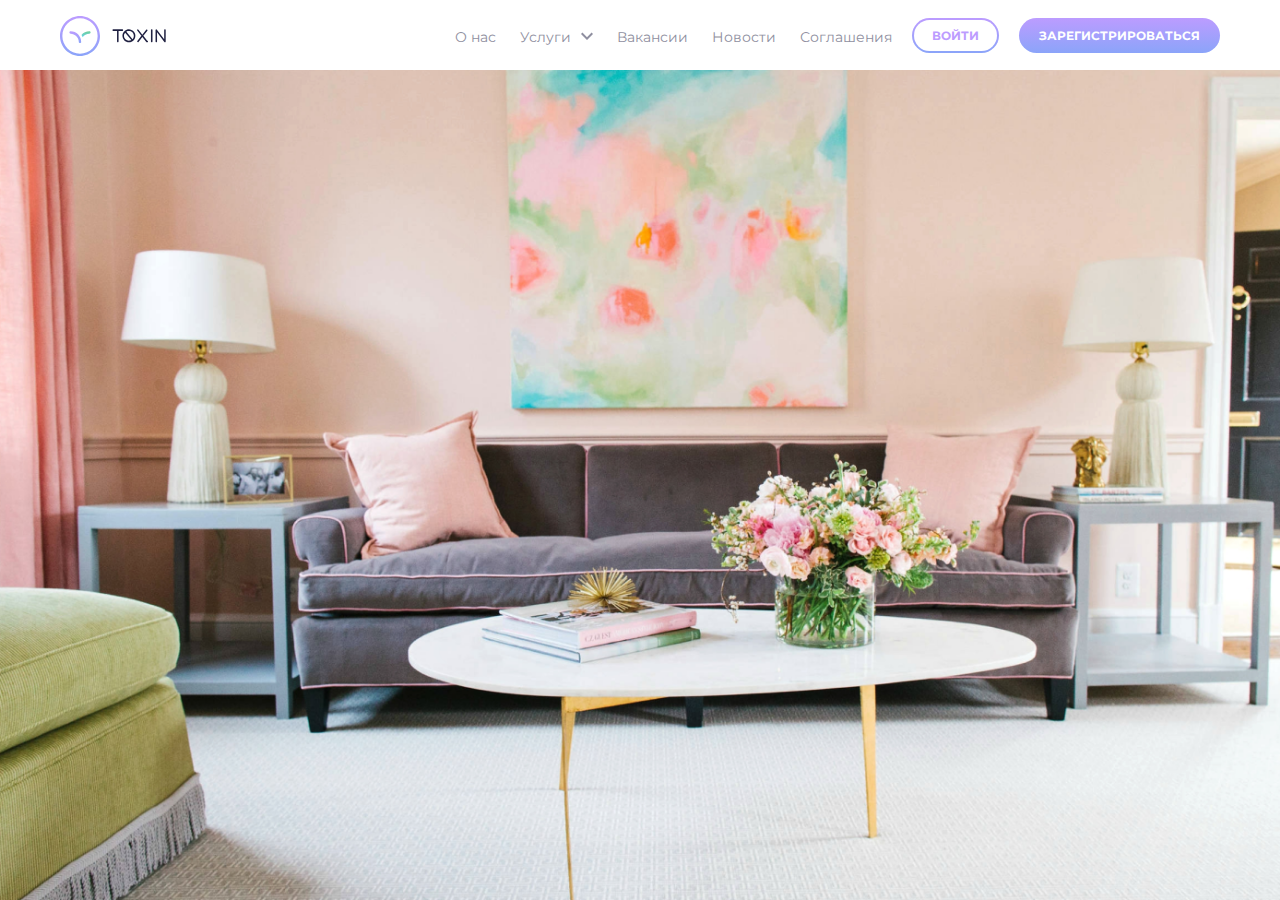
<file: index.html>
<!DOCTYPE html>
<html lang="ru">
<head>
    <meta charset="UTF-8">
    <link rel="shortcut icon" type="image/png" href="favicon.png"/>
    <meta name="viewport" content="width=device-width, initial-scale=1.0">
    <meta property="og:title" content="JivoChat Testing" />
    <meta property="og:type" content="website test" />
    <meta property="og:url" content="//staylazyyweb.github.io/GOGO/" />
    <meta property="og:image" content="//staylazyyweb.github.io/GOGO/resources/img/bg.png" />
    <title>JivoChat Testing</title>
    <script src="https://www.googleoptimize.com/optimize.js?id=OPT-TML8QZS"></script>
    <link rel="stylesheet" href="css/style.css">
    <link href="https://fonts.googleapis.com/icon?family=Material+Icons"
      rel="stylesheet">
    
    <script src="//code.jivo.ru/widget/3DOSOzwlzU" async></script>
    <meta name="yandex-verification" content="06f15712aa04ae9c" />
    <!-- Yandex.Metrika counter -->
<script type="text/javascript" >
   (function(m,e,t,r,i,k,a){m[i]=m[i]||function(){(m[i].a=m[i].a||[]).push(arguments)};
   m[i].l=1*new Date();k=e.createElement(t),a=e.getElementsByTagName(t)[0],k.async=1,k.src=r,a.parentNode.insertBefore(k,a)})
   (window, document, "script", "https://mc.yandex.ru/metrika/tag.js", "ym");

   ym(65485990, "init", {
        clickmap:true,
        trackLinks:true,
        accurateTrackBounce:true,
        webvisor:true
   });
</script>
<noscript><div><img src="https://mc.yandex.ru/watch/65485990" style="position:absolute; left:-9999px;" alt="" /></div></noscript>
<!-- /Yandex.Metrika counter -->
    <!-- Global site tag (gtag.js) - Google Analytics -->
<script async src="https://www.googletagmanager.com/gtag/js?id=UA-163458974-2"></script>
<script>
  window.dataLayer = window.dataLayer || [];
  function gtag(){dataLayer.push(arguments);}
  gtag('js', new Date());

  gtag('config', 'UA-163458974-2');
</script>
    <!-- Google Tag Manager -->
<script>(function(w,d,s,l,i){w[l]=w[l]||[];w[l].push({'gtm.start':
new Date().getTime(),event:'gtm.js'});var f=d.getElementsByTagName(s)[0],
j=d.createElement(s),dl=l!='dataLayer'?'&l='+l:'';j.async=true;j.src=
'https://www.googletagmanager.com/gtm.js?id='+i+dl;f.parentNode.insertBefore(j,f);
})(window,document,'script','dataLayer','GTM-P4KWBW7');</script>
<!-- End Google Tag Manager -->
</head>
<body>
    <!-- Google Tag Manager (noscript) -->
<noscript><iframe src="https://www.googletagmanager.com/ns.html?id=GTM-P4KWBW7"
height="0" width="0" style="display:none;visibility:hidden"></iframe></noscript>
<!-- End Google Tag Manager (noscript) -->
    <header>
        <div class="nav">
            <div class="logo">
                <img src="resources/img/logo.svg" />
            </div>     
            <ul>
                <li><a href="">О нас</a></li>
                <li><a href="">Услуги <svg xmlns="http://www.w3.org/2000/svg" height="18" width="18"><path d="M7.41 8.59L12 13.17l4.59-4.58L18 10l-6 6-6-6 1.41-1.41z" fill="#8f8fa0"/></svg></a></li>
                <li><a href="">Вакансии</a></li>
                <li><a href="">Новости</a></li>
                <li class="last""><a href="">Соглашения</a></li>
            </ul>
            <div class="empty-btn-wrapper"><button id="login-btn">ВОЙТИ</button></div>
            <button id="signup-btn">ЗАРЕГИСТРИРОВАТЬСЯ</button>
            <div id="burger-menu">
                <div style="width: 100%; height: 4px; background-color: #575870; border-radius: 2px;"></div>
                <div style="width: 80%; height: 4px; background-color: #575870; margin: 4px auto 0 auto; border-radius: 2px;"></div>
                <div style="width: 100%; height: 4px; background-color: #575870; margin-top: 4px; border-radius: 2px;"></div>
            </div>
        </div>
    </header>
    <div class="bg">              
    </div>
    
<script>
                   function jivo_onLoadCallback() {
    jivo_api.setUserToken('2281337'); 
}
                   </script>
</body>
</html>
</file>
<file: css/style.css>
@import url("https://fonts.googleapis.com/css2?family=Montserrat:wght@400;700&display=swap");button:focus{outline:none}#login-btn{background-color:#fff;border-radius:22px;padding:8px 18px;font-size:12px;line-height:15px;font-weight:bold;border:none;font-family:"Montserrat",sans-serif;color:#bc9cff;cursor:pointer}#signup-btn{background:linear-gradient(to bottom, #BC9CFF, #8BA4F9);border-radius:22px;padding:10px 20px;font-size:12px;line-height:15px;font-weight:bold;border:none;font-family:"Montserrat",sans-serif;color:#fff;cursor:pointer}.empty-btn-wrapper{background:linear-gradient(to bottom, #BC9CFF, #8BA4F9);border-radius:22px;padding:2px}@media only screen and (max-width: 1200px){.nav{margin:0 20px !important}}@media only screen and (max-width: 920px){#signup-btn{display:none}header .nav div.empty-btn-wrapper{margin-right:0}}@media only screen and (max-width: 700px){header .nav div.empty-btn-wrapper{display:none}header .nav ul li.last{margin-right:0}}@media only screen and (max-width: 600px){header .nav ul{display:none}}@media only screen and (min-width: 600px){#burger-menu{display:none}}*{box-sizing:border-box;margin:0;padding:0}body{font-family:"Montserrat",sans-serif;font-size:14px;line-height:24px;color:#575870}h1{font-weight:bold;font-size:24px;line-height:30px;color:#1f2041}h2{font-weight:bold;font-size:19px;line-height:24px;color:#1f2041}h3{font-weight:bold;font-size:12px;line-height:15px;color:#1f2041}header{font-size:14px;color:#8f8fa0;line-height:17px;font-style:normal;font-weight:normal}header a:link{color:#8f8fa0;text-decoration:none}header a:visited{color:#8f8fa0;text-decoration:none}header a:hover{color:#8f8fa0;text-decoration:none}header a:active{color:#8f8fa0;text-decoration:none}.nav{display:flex;flex-wrap:wrap;max-width:1160px;height:70px;margin:0 auto;align-items:center}.nav ul{list-style:none;margin-left:auto}.nav ul li{display:inline;margin-right:20px}.nav div.empty-btn-wrapper{margin-right:20px}div.logo img{margin-top:5px}#arrowdown{fill:#8f8fa0}#burger-menu{margin-left:auto;height:30px;width:30px;border:2px solid;border-radius:6px;padding:2px;padding-top:3px}.bg{width:100%;height:830px;background-image:url(../resources/img/bg.png);background-size:cover}
</file>
